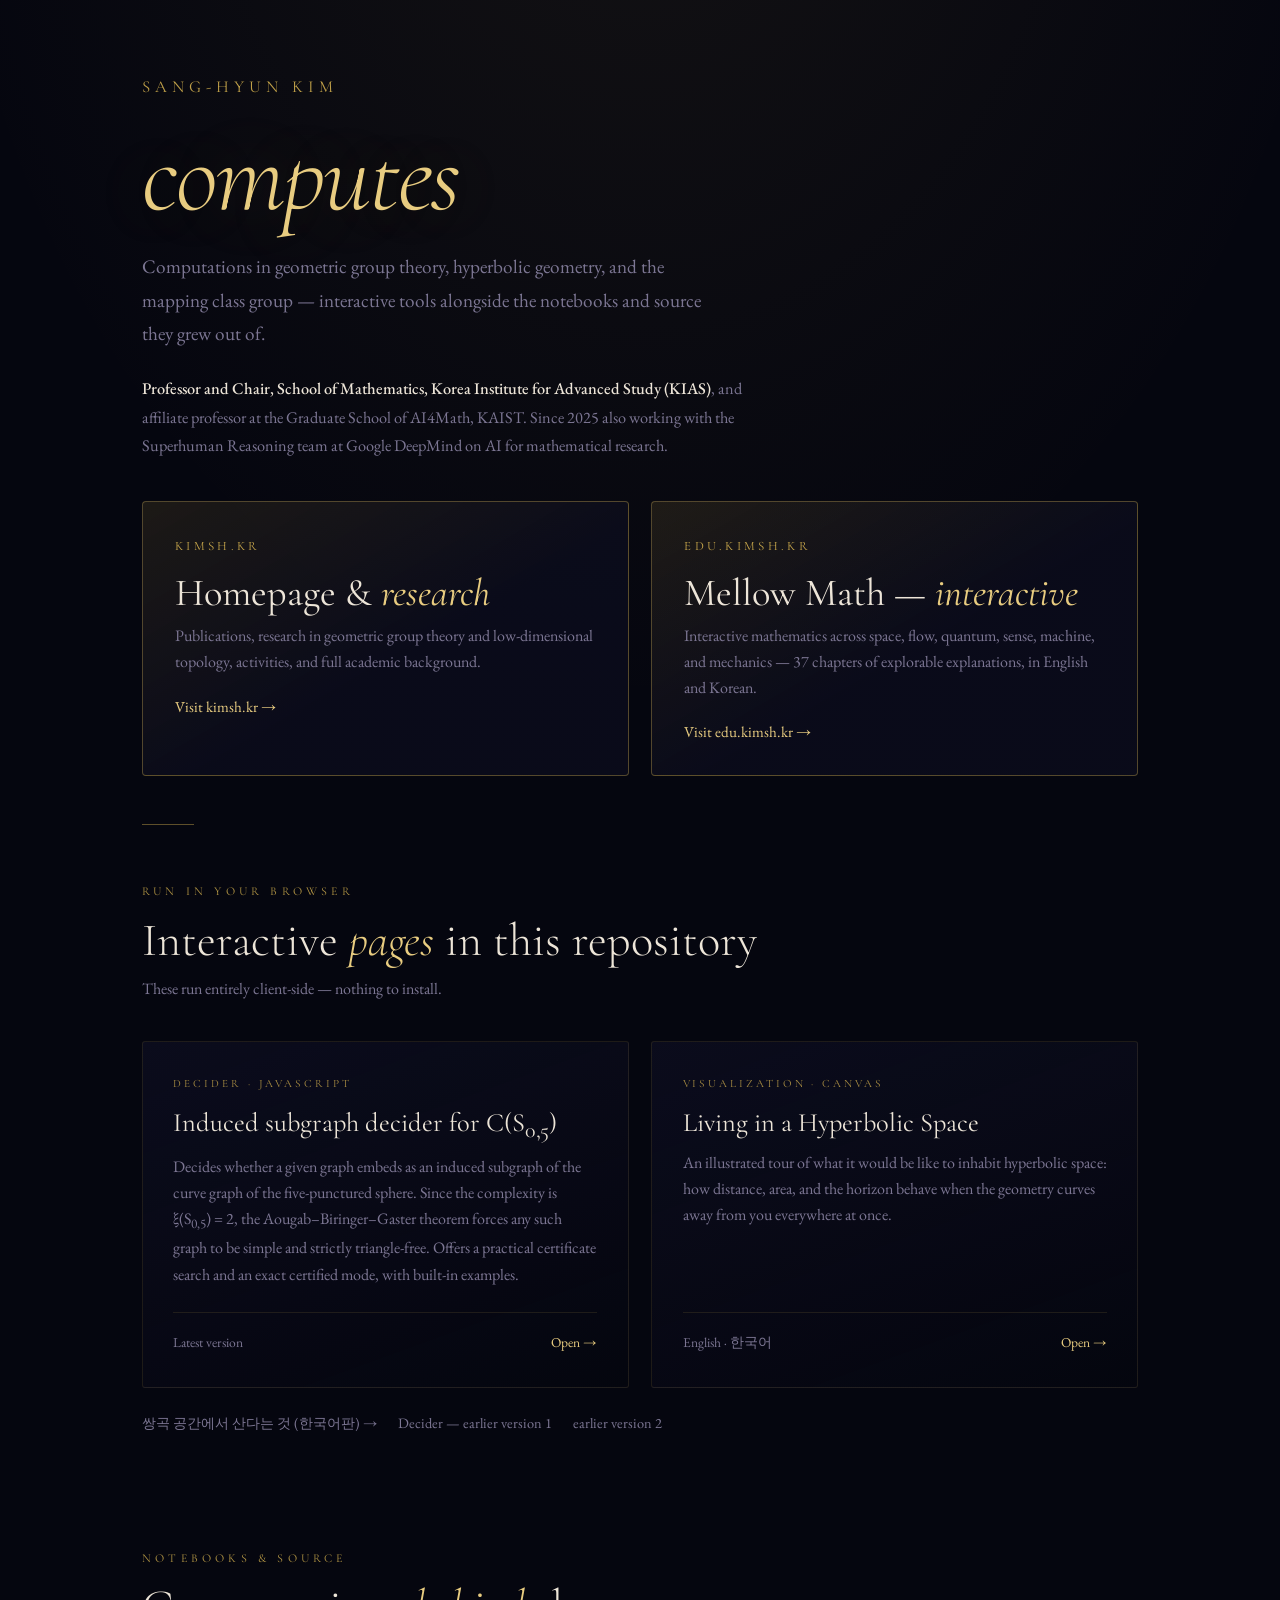
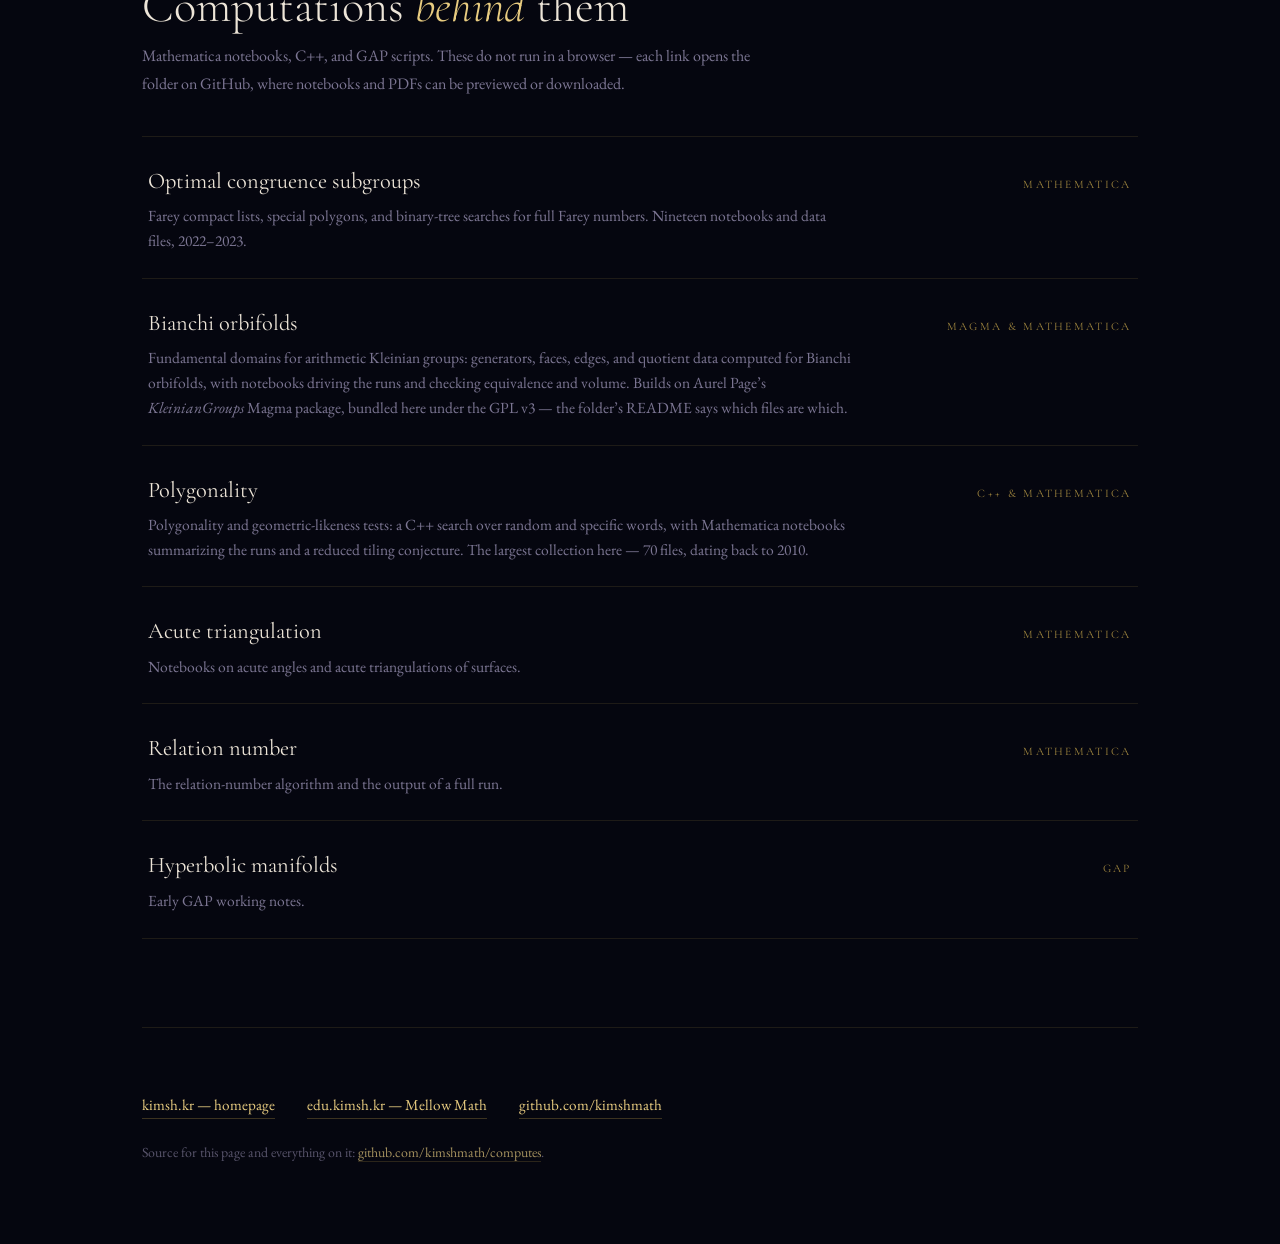
<file: index.html>
<!DOCTYPE html>
<html lang="en">
<head>
<meta charset="UTF-8">
<meta name="viewport" content="width=device-width, initial-scale=1.0">
<title>computes — Sang-hyun Kim</title>
<meta name="description" content="Computations in geometric group theory, hyperbolic geometry, and the mapping class group, by Sang-hyun Kim (KIAS).">
<link rel="preconnect" href="https://fonts.googleapis.com">
<link rel="preconnect" href="https://fonts.gstatic.com" crossorigin>
<link href="https://fonts.googleapis.com/css2?family=Cormorant+Garamond:ital,wght@0,300;0,400;0,500;1,300;1,400&family=EB+Garamond:ital,wght@0,400;0,500;1,400&display=swap" rel="stylesheet">
<style>
*{margin:0;padding:0;box-sizing:border-box}
:root{
  --bg:#05060f;--bg2:#0c0d1e;--gold:#c9a84c;--gold2:#e8cc80;
  --cyan:#3cb8c3;--text:#ede5d8;--muted:#7c7693;
  --border:rgba(201,168,76,0.13);
}
html{scroll-behavior:smooth;-webkit-text-size-adjust:100%}
body{background:var(--bg);color:var(--text);
  font-family:'EB Garamond',Georgia,serif;font-size:1.08rem;line-height:1.75;
  overflow-x:hidden;
  background-image:radial-gradient(ellipse 80% 50% at 50% -10%,rgba(201,168,76,.08),transparent 70%)}

.wrap{max-width:1060px;margin:0 auto;padding:0 2rem}

/* ---------- masthead ---------- */
header{padding:4.5rem 0 0}
.eyebrow{font-family:'Cormorant Garamond',serif;font-size:1.05rem;letter-spacing:.3em;
  text-transform:uppercase;color:var(--gold);opacity:.95;margin-bottom:1.4rem}
h1{font-family:'Cormorant Garamond',serif;font-size:clamp(3.2rem,10vw,6.5rem);
  font-weight:300;line-height:1;letter-spacing:-.02em;
  text-shadow:0 0 70px rgba(201,168,76,.22)}
h1 em{font-style:italic;color:var(--gold2)}
.tagline{font-size:1.2rem;color:var(--muted);max-width:36rem;margin-top:1.4rem}
.bio{font-size:1.02rem;color:var(--muted);max-width:40rem;margin-top:1.5rem}
.bio strong{color:var(--text);font-weight:500}

/* ---------- portals: the two personal sites ---------- */
.portals{display:grid;grid-template-columns:repeat(2,1fr);gap:1.4rem;
  margin:2.5rem 0 1rem}
a.portal{position:relative;overflow:hidden;display:block;
  background:linear-gradient(150deg,rgba(201,168,76,.12),rgba(12,13,30,.75) 55%);
  border:1px solid rgba(201,168,76,.38);border-radius:4px;
  padding:2.1rem 2rem 1.8rem;text-decoration:none;color:inherit;
  transition:border-color .35s ease,transform .35s ease,box-shadow .35s ease}
a.portal::after{content:"";position:absolute;inset:0;pointer-events:none;
  background:radial-gradient(circle at 85% 0%,rgba(201,168,76,.16),transparent 60%);
  opacity:0;transition:opacity .35s ease}
a.portal:hover{border-color:var(--gold);transform:translateY(-4px);
  box-shadow:0 18px 46px -22px rgba(201,168,76,.55)}
a.portal:hover::after{opacity:1}
a.portal:focus-visible{outline:2px solid var(--gold);outline-offset:3px}
.portal .domain{font-family:'Cormorant Garamond',serif;font-size:.8rem;letter-spacing:.26em;
  text-transform:uppercase;color:var(--gold);margin-bottom:.85rem}
.portal h2{font-family:'Cormorant Garamond',serif;font-size:clamp(1.8rem,3.4vw,2.4rem);
  font-weight:400;line-height:1.15;margin-bottom:.5rem;color:var(--text)}
.portal h2 em{font-style:italic;color:var(--gold2)}
.portal p{color:var(--muted);font-size:1rem;line-height:1.6}
.portal .go{display:inline-block;margin-top:1.2rem;color:var(--gold2);font-size:.95rem}
a.portal:hover .go{color:var(--gold)}

.rule{width:52px;height:1px;background:var(--gold);opacity:.45;margin:3rem 0 0}

/* ---------- sections ---------- */
section{padding:3.5rem 0}
.sec-label{font-family:'Cormorant Garamond',serif;font-size:.75rem;letter-spacing:.35em;
  text-transform:uppercase;color:var(--gold);display:block;margin-bottom:.7rem;opacity:.9}
h3.sec{font-family:'Cormorant Garamond',serif;font-size:clamp(1.9rem,4vw,2.9rem);
  font-weight:300;line-height:1.15;margin-bottom:.5rem}
h3.sec em{color:var(--gold2);font-style:italic}
.sec-note{color:var(--muted);font-size:1rem;max-width:38rem;margin-bottom:2.4rem}

/* ---------- cards ---------- */
.grid{display:grid;gap:1.4rem}
.grid.two{grid-template-columns:repeat(2,1fr)}

.card{position:relative;display:flex;flex-direction:column;
  background:linear-gradient(160deg,rgba(12,13,30,.9),rgba(5,6,15,.6));
  border:1px solid var(--border);border-radius:3px;
  padding:2rem 1.9rem;text-decoration:none;color:inherit;
  transition:border-color .35s ease,transform .35s ease,background .35s ease}
a.card:hover{border-color:rgba(201,168,76,.42);transform:translateY(-3px);
  background:linear-gradient(160deg,rgba(18,19,40,.95),rgba(8,9,22,.7))}
a.card:focus-visible{outline:2px solid var(--gold);outline-offset:3px}
.card .kind{font-family:'Cormorant Garamond',serif;font-size:.7rem;letter-spacing:.26em;
  text-transform:uppercase;color:var(--gold);opacity:.85;margin-bottom:.9rem}
.card h4{font-family:'Cormorant Garamond',serif;font-size:1.65rem;font-weight:400;
  line-height:1.2;margin-bottom:.6rem}
.card p{color:var(--muted);font-size:1rem;line-height:1.65;flex:1}
.card .meta{margin-top:1.5rem;padding-top:1.1rem;border-top:1px solid var(--border);
  display:flex;align-items:baseline;justify-content:space-between;gap:1rem;
  font-size:.85rem;color:var(--muted)}
.card .go{color:var(--gold2);white-space:nowrap}
a.card:hover .go{color:var(--gold)}

.alts{margin-top:1.4rem;display:flex;flex-wrap:wrap;gap:.5rem 1.3rem;font-size:.9rem}
.alts a{color:var(--muted);text-decoration:none;border-bottom:1px solid transparent;
  transition:color .25s,border-color .25s}
.alts a:hover{color:var(--gold2);border-bottom-color:rgba(201,168,76,.4)}

/* ---------- source list ---------- */
.rows{border-top:1px solid var(--border)}
a.row{display:grid;grid-template-columns:1fr auto;align-items:baseline;gap:1.5rem;
  padding:1.5rem .4rem;border-bottom:1px solid var(--border);
  text-decoration:none;color:inherit;transition:background .3s,padding .3s}
a.row:hover{background:rgba(201,168,76,.045);padding-left:1rem}
a.row:focus-visible{outline:2px solid var(--gold);outline-offset:-2px}
.row h4{font-family:'Cormorant Garamond',serif;font-size:1.4rem;font-weight:400;margin-bottom:.25rem}
.row p{color:var(--muted);font-size:.97rem;line-height:1.6;max-width:44rem}
.row .tag{font-family:'Cormorant Garamond',serif;font-size:.72rem;letter-spacing:.2em;
  text-transform:uppercase;color:var(--gold);opacity:.8;white-space:nowrap}
a.row:hover .tag{opacity:1}

/* ---------- footer ---------- */
footer{padding:4rem 0 5rem;margin-top:2rem;border-top:1px solid var(--border);
  color:var(--muted);font-size:.95rem}
.foot-links{display:flex;flex-wrap:wrap;gap:.6rem 2rem;margin-bottom:1.3rem}
footer a{color:var(--gold2);text-decoration:none;border-bottom:1px solid rgba(201,168,76,.28)}
footer a:hover{color:var(--gold)}
.foot-note{opacity:.7;font-size:.87rem}

@media (max-width:760px){
  .wrap{padding:0 1.4rem}
  header{padding:4rem 0 0}
  .portals,.grid.two{grid-template-columns:1fr}
  a.row{grid-template-columns:1fr;gap:.5rem}
  .row .tag{order:-1}
}
@media (prefers-reduced-motion:reduce){
  *{transition:none!important}
  html{scroll-behavior:auto}
}
</style>
</head>
<body>

<div class="wrap">

  <header>
    <div class="eyebrow">Sang-hyun Kim</div>
    <h1><em>computes</em></h1>
    <p class="tagline">Computations in geometric group theory, hyperbolic geometry,
    and the mapping class group &mdash; interactive tools alongside the notebooks and
    source they grew out of.</p>
    <p class="bio"><strong>Professor and Chair, School of Mathematics, Korea Institute
    for Advanced Study (KIAS)</strong>, and affiliate professor at the Graduate School
    of AI4Math, KAIST. Since 2025 also working with the Superhuman Reasoning team at
    Google DeepMind on AI for mathematical research.</p>

    <!-- the two personal sites, deliberately the most prominent thing on the page -->
    <div class="portals">

      <a class="portal" href="https://kimsh.kr">
        <div class="domain">kimsh.kr</div>
        <h2>Homepage &amp; <em>research</em></h2>
        <p>Publications, research in geometric group theory and low-dimensional
        topology, activities, and full academic background.</p>
        <span class="go">Visit kimsh.kr &rarr;</span>
      </a>

      <a class="portal" href="https://edu.kimsh.kr">
        <div class="domain">edu.kimsh.kr</div>
        <h2>Mellow Math &mdash; <em>interactive</em></h2>
        <p>Interactive mathematics across space, flow, quantum, sense, machine, and
        mechanics &mdash; 37 chapters of explorable explanations, in English and Korean.</p>
        <span class="go">Visit edu.kimsh.kr &rarr;</span>
      </a>

    </div>

    <div class="rule"></div>
  </header>

  <!-- ============ INTERACTIVE ============ -->
  <section>
    <span class="sec-label">Run in your browser</span>
    <h3 class="sec">Interactive <em>pages</em> in this repository</h3>
    <p class="sec-note">These run entirely client-side &mdash; nothing to install.</p>

    <div class="grid two">

      <a class="card" href="HTML-MCG-words/">
        <div class="kind">Decider &middot; JavaScript</div>
        <h4>Induced subgraph decider for C(S<sub>0,5</sub>)</h4>
        <p>Decides whether a given graph embeds as an induced subgraph of the curve
        graph of the five-punctured sphere. Since the complexity is &xi;(S<sub>0,5</sub>) = 2,
        the Aougab&ndash;Biringer&ndash;Gaster theorem forces any such graph to be simple
        and strictly triangle-free. Offers a practical certificate search and an exact
        certified mode, with built-in examples.</p>
        <div class="meta"><span>Latest version</span><span class="go">Open &rarr;</span></div>
      </a>

      <a class="card" href="HTML-hyp-geom-visual/hyperbolic.html">
        <div class="kind">Visualization &middot; Canvas</div>
        <h4>Living in a Hyperbolic Space</h4>
        <p>An illustrated tour of what it would be like to inhabit hyperbolic space:
        how distance, area, and the horizon behave when the geometry curves away from
        you everywhere at once.</p>
        <div class="meta"><span>English &middot; 한국어</span><span class="go">Open &rarr;</span></div>
      </a>

    </div>

    <div class="alts">
      <a href="HTML-hyp-geom-visual/hyperbolic_ko.html">쌍곡 공간에서 산다는 것 (한국어판) &rarr;</a>
      <a href="HTML-MCG-words/mcg-word.html">Decider &mdash; earlier version 1</a>
      <a href="HTML-MCG-words/mcg-word2.html">earlier version 2</a>
    </div>
  </section>

  <!-- ============ SOURCE ============ -->
  <section>
    <span class="sec-label">Notebooks &amp; source</span>
    <h3 class="sec">Computations <em>behind</em> them</h3>
    <p class="sec-note">Mathematica notebooks, C++, and GAP scripts. These do not run
    in a browser &mdash; each link opens the folder on GitHub, where notebooks and PDFs
    can be previewed or downloaded.</p>

    <div class="rows">

      <a class="row" href="https://github.com/kimshmath/computes/tree/main/Mathematica-congruence-subgroup">
        <div>
          <h4>Optimal congruence subgroups</h4>
          <p>Farey compact lists, special polygons, and binary-tree searches for full
          Farey numbers. Nineteen notebooks and data files, 2022&ndash;2023.</p>
        </div>
        <span class="tag">Mathematica</span>
      </a>

      <a class="row" href="https://github.com/kimshmath/computes/tree/main/Magma-Mathematica-Bianchi-Orbifolds">
        <div>
          <h4>Bianchi orbifolds</h4>
          <p>Fundamental domains for arithmetic Kleinian groups: generators, faces,
          edges, and quotient data computed for Bianchi orbifolds, with notebooks
          driving the runs and checking equivalence and volume. Builds on Aurel
          Page&rsquo;s <em>KleinianGroups</em> Magma package, bundled here under the
          GPL&nbsp;v3 &mdash; the folder&rsquo;s README says which files are which.</p>
        </div>
        <span class="tag">Magma &amp; Mathematica</span>
      </a>

      <a class="row" href="https://github.com/kimshmath/computes/tree/main/CPP-Mathematica-Polygonality">
        <div>
          <h4>Polygonality</h4>
          <p>Polygonality and geometric-likeness tests: a C++ search over random and
          specific words, with Mathematica notebooks summarizing the runs and a
          reduced tiling conjecture. The largest collection here &mdash; 70 files,
          dating back to 2010.</p>
        </div>
        <span class="tag">C++ &amp; Mathematica</span>
      </a>

      <a class="row" href="https://github.com/kimshmath/computes/tree/main/Mathematica-acute-triangulation">
        <div>
          <h4>Acute triangulation</h4>
          <p>Notebooks on acute angles and acute triangulations of surfaces.</p>
        </div>
        <span class="tag">Mathematica</span>
      </a>

      <a class="row" href="https://github.com/kimshmath/computes/tree/main/Mathematica-relation-number">
        <div>
          <h4>Relation number</h4>
          <p>The relation-number algorithm and the output of a full run.</p>
        </div>
        <span class="tag">Mathematica</span>
      </a>

      <a class="row" href="https://github.com/kimshmath/computes/tree/main/GAP-hyperbolic-manifolds">
        <div>
          <h4>Hyperbolic manifolds</h4>
          <p>Early GAP working notes.</p>
        </div>
        <span class="tag">GAP</span>
      </a>

    </div>
  </section>

  <footer>
    <div class="foot-links">
      <a href="https://kimsh.kr">kimsh.kr &mdash; homepage</a>
      <a href="https://edu.kimsh.kr">edu.kimsh.kr &mdash; Mellow Math</a>
      <a href="https://github.com/kimshmath">github.com/kimshmath</a>
    </div>
    <div class="foot-note">Source for this page and everything on it:
    <a href="https://github.com/kimshmath/computes">github.com/kimshmath/computes</a>.</div>
  </footer>

</div>

</body>
</html>
</file>
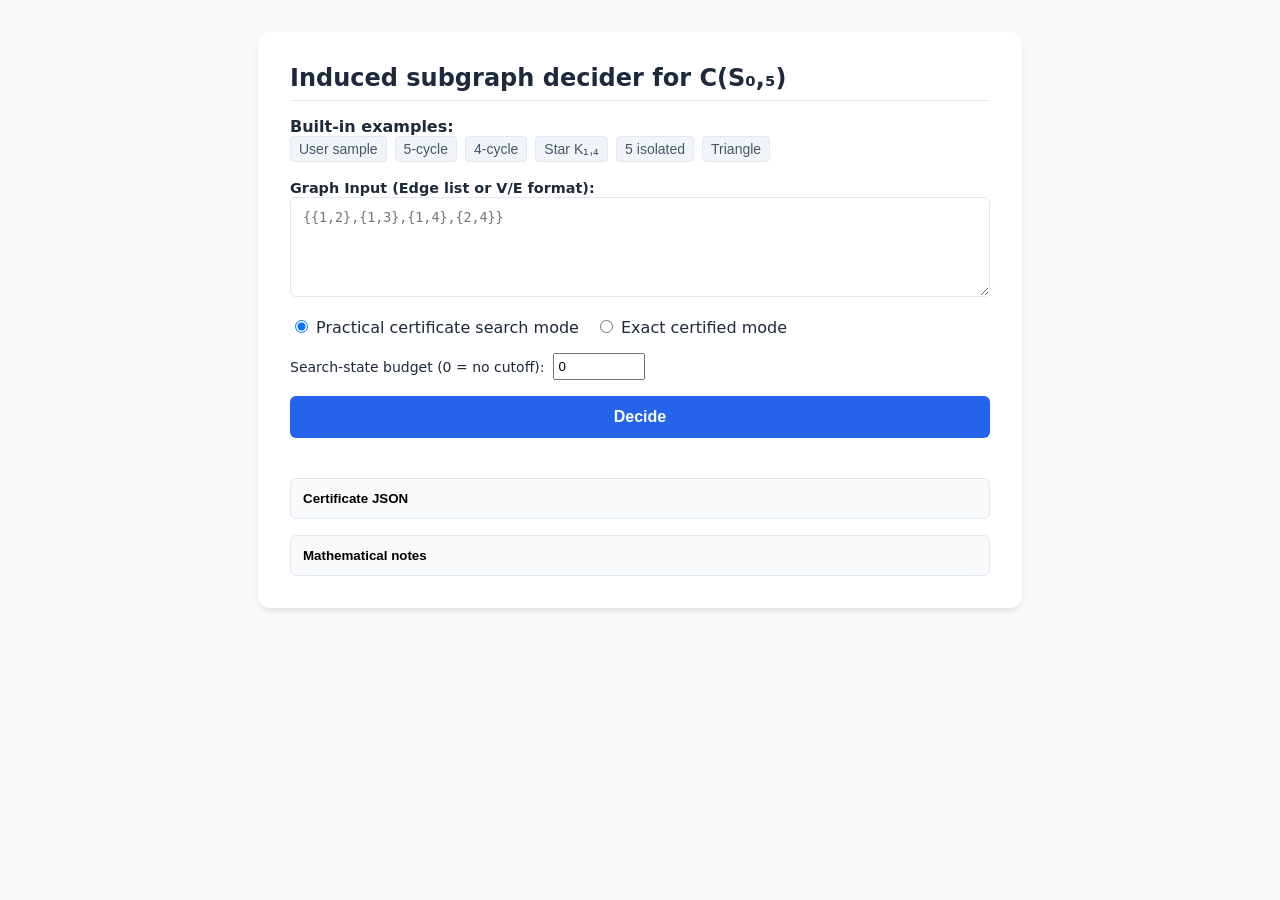
<file: HTML-MCG-words/index.html>
<!DOCTYPE html>
<html lang="en">
<head>
    <meta charset="UTF-8">
    <meta name="viewport" content="width=device-width, initial-scale=1.0">
    <title>Induced subgraph decider for C(S₀,₅)</title>
    <style>
        :root {
            --bg: #f8fafc;
            --surface: #ffffff;
            --text: #1e293b;
            --primary: #2563eb;
            --primary-hover: #1d4ed8;
            --border: #e2e8f0;
        }
        body { font-family: system-ui, -apple-system, sans-serif; background: var(--bg); color: var(--text); padding: 2rem 1rem; display: flex; justify-content: center; margin: 0; }
        .container { background: var(--surface); padding: 2rem; border-radius: 12px; box-shadow: 0 4px 6px -1px rgba(0,0,0,0.1); max-width: 700px; width: 100%; }
        h1 { margin-top: 0; font-size: 1.5rem; border-bottom: 1px solid var(--border); padding-bottom: 0.5rem; }
        .examples { display: flex; gap: 0.5rem; flex-wrap: wrap; margin-bottom: 1rem; }
        .examples button { background: #f1f5f9; color: #475569; border: 1px solid var(--border); padding: 0.25rem 0.5rem; border-radius: 4px; cursor: pointer; font-size: 0.875rem; }
        .examples button:hover { background: #e2e8f0; }
        textarea { width: 100%; height: 100px; padding: 0.75rem; border: 1px solid var(--border); border-radius: 6px; font-family: monospace; box-sizing: border-box; margin-bottom: 1rem; }
        .controls { display: flex; flex-direction: column; gap: 1rem; margin-bottom: 1.5rem; }
        .mode-toggle { display: flex; gap: 1rem; align-items: center; }
        .btn-main { background: var(--primary); color: white; border: none; padding: 0.75rem 1.5rem; border-radius: 6px; cursor: pointer; font-weight: 600; font-size: 1rem; width: 100%; }
        .btn-main:hover { background: var(--primary-hover); }
        
        .result-panel { margin-top: 1rem; padding: 1rem; border-radius: 6px; display: none; }
        .result-panel.YES { background: #ecfdf5; border: 1px solid #a7f3d0; color: #065f46; }
        .result-panel.NO { background: #fef2f2; border: 1px solid #fecaca; color: #991b1b; }
        .result-panel.INCONCLUSIVE { background: #fffbeb; border: 1px solid #fde68a; color: #92400e; }
        
        .collapsible { cursor: pointer; padding: 0.75rem; background: #f8fafc; border: 1px solid var(--border); text-align: left; width: 100%; font-weight: 600; border-radius: 6px; margin-top: 1rem; }
        .collapsible:hover { background: #f1f5f9; }
        .content { padding: 1rem; display: none; border: 1px solid var(--border); border-top: none; border-radius: 0 0 6px 6px; font-size: 0.9rem; }
        pre { margin: 0; white-space: pre-wrap; word-wrap: break-word; }
        .error { color: #dc2626; font-size: 0.875rem; margin-top: 0.5rem; display: none; }
    </style>
</head>
<body>
<div class="container">
    <h1>Induced subgraph decider for C(S₀,₅)</h1>
    
    <div>
        <strong>Built-in examples:</strong>
        <div class="examples">
            <button onclick="loadExample(1)">User sample</button>
            <button onclick="loadExample(2)">5-cycle</button>
            <button onclick="loadExample(3)">4-cycle</button>
            <button onclick="loadExample(4)">Star K₁,₄</button>
            <button onclick="loadExample(5)">5 isolated</button>
            <button onclick="loadExample(6)">Triangle</button>
        </div>
    </div>

    <label for="graphInput" style="font-weight: 600; font-size: 0.9rem;">Graph Input (Edge list or V/E format):</label>
    <textarea id="graphInput" placeholder="{{1,2},{1,3},{1,4},{2,4}}"></textarea>
    <div id="parseError" class="error"></div>

    <div class="controls">
        <div class="mode-toggle">
            <label><input type="radio" name="mode" value="practical" checked> Practical certificate search mode</label>
            <label><input type="radio" name="mode" value="exact"> Exact certified mode</label>
        </div>
        <div style="font-size: 0.875rem; display: flex; align-items: center; gap: 0.5rem;">
            <label for="budget">Search-state budget (0 = no cutoff):</label>
            <input type="number" id="budget" value="0" min="0" style="width: 80px; padding: 0.25rem;">
        </div>
        <button class="btn-main" onclick="runDecider()">Decide</button>
    </div>

    <div id="resultPanel" class="result-panel">
        <h3 id="resultStatus" style="margin-top: 0;"></h3>
        <p id="resultReason"></p>
    </div>

    <button class="collapsible">Certificate JSON</button>
    <div class="content">
        <pre id="certJson">No certificate generated yet.</pre>
    </div>

    <button class="collapsible">Mathematical notes</button>
    <div class="content">
        <p>The curve graph C(S₀,₅) has vertices corresponding to isotopy classes of essential nonperipheral simple closed curves, and edges for disjointness.</p>
        <p>This tool uses fast obstructions (triangle, 4-cycle, and Petersen homomorphism checks) to rigorously prove NO.</p>
        <p>It uses a bounded certificate search to find YES certificates for induced subgraphs of the Petersen graph or forests (which embed in the Farey graph).</p>
        <p>If the graph passes obstructions but fails the bounded search, it returns INCONCLUSIVE in Practical Mode. The Exact Mode using Aougab-Biringer-Gaster exhaustive bound is currently marked unavailable.</p>
    </div>
</div>

<script>
// --- UI Interactivity ---
document.querySelectorAll('.collapsible').forEach(btn => {
    btn.addEventListener('click', function() {
        this.classList.toggle('active');
        let content = this.nextElementSibling;
        content.style.display = content.style.display === "block" ? "none" : "block";
    });
});

const examples = {
    1: "{{1,2},{1,3},{1,4},{2,4}}",
    2: "{{1,2},{2,3},{3,4},{4,5},{5,1}}",
    3: "{{1,2},{2,3},{3,4},{4,1}}",
    4: "V={0,1,2,3,4}; E={{0,1},{0,2},{0,3},{0,4}}",
    5: "V={a,b,c,d,e}; E={}",
    6: "{{a,b},{b,c},{a,c}}"
};

function loadExample(id) {
    document.getElementById('graphInput').value = examples[id];
    document.getElementById('resultPanel').style.display = 'none';
    document.getElementById('parseError').style.display = 'none';
    document.getElementById('certJson').textContent = 'No certificate generated yet.';
}

// --- Graph Parsing ---
function parseGraph(text) {
    let vertices = new Set();
    let edges = [];
    let warnings = [];
    
    let vMatch = text.match(/V\s*=\s*\{([^}]*)\}/);
    if (vMatch) {
        let vList = vMatch[1].split(',').map(s => s.trim().replace(/^['"]|['"]$/g, '')).filter(s => s.length > 0);
        vList.forEach(v => vertices.add(v));
    }
    
    let edgeRegex = /[\{\[\(]\s*([^,\{\}\[\]\(\)]+?)\s*,\s*([^,\{\}\[\]\(\)]+?)\s*[\}\]\)]/g;
    let match;
    let edgeSet = new Set();
    
    while ((match = edgeRegex.exec(text)) !== null) {
        let u = match[1].trim().replace(/^['"]|['"]$/g, '');
        let v = match[2].trim().replace(/^['"]|['"]$/g, '');
        if (u === v) {
            throw new Error(`Self-loop found at ${u}. Loops are invalid.`);
        }
        let edgeKey = u < v ? `${u}-${v}` : `${v}-${u}`;
        if (edgeSet.has(edgeKey)) {
            warnings.push(`Duplicate edge ignored: {${u}, ${v}}`);
            continue;
        }
        edgeSet.add(edgeKey);
        edges.push([u, v]);
        vertices.add(u);
        vertices.add(v);
    }
    
    if (vertices.size === 0 && edges.length === 0) {
        throw new Error("No vertices or edges found. Show an input error.");
    }
    
    let adj = new Map();
    for (let v of vertices) adj.set(v, new Set());
    for (let [u, v] of edges) {
        adj.get(u).add(v);
        adj.get(v).add(u);
    }
    
    return { vertices: Array.from(vertices), adj, warnings };
}

// --- Fast Obstructions ---
function hasTriangle(vertices, adj) {
    for (let u of vertices) {
        let neighbors = Array.from(adj.get(u));
        for (let i=0; i<neighbors.length; i++) {
            for (let j=i+1; j<neighbors.length; j++) {
                if (adj.get(neighbors[i]).has(neighbors[j])) {
                    return [u, neighbors[i], neighbors[j]];
                }
            }
        }
    }
    return null;
}

function hasFourCycle(vertices, adj) {
    let n = vertices.length;
    for (let i=0; i<n; i++) {
        for (let j=i+1; j<n; j++) {
            let u = vertices[i], v = vertices[j];
            let common = [];
            for (let w of adj.get(u)) {
                if (adj.get(v).has(w)) common.push(w);
            }
            if (common.length >= 2) {
                return [u, common[0], v, common[1]];
            }
        }
    }
    return null;
}

const colors = [
    [1,2], [1,3], [1,4], [1,5], [2,3], [2,4], [2,5], [3,4], [3,5], [4,5]
];
function areDisjoint(c1, c2) {
    return c1[0] !== c2[0] && c1[0] !== c2[1] && c1[1] !== c2[0] && c1[1] !== c2[1];
}

function petersenHomomorphism(vertices, adj) {
    let sortedV = [...vertices].sort((a,b) => adj.get(b).size - adj.get(a).size);
    let assignment = new Map();
    
    function backtrack(index) {
        if (index === sortedV.length) return true;
        let u = sortedV[index];
        for (let c of colors) {
            let valid = true;
            for (let neighbor of adj.get(u)) {
                if (assignment.has(neighbor)) {
                    if (!areDisjoint(c, assignment.get(neighbor))) {
                        valid = false; break;
                    }
                }
            }
            if (valid) {
                assignment.set(u, c);
                if (backtrack(index + 1)) return true;
                assignment.delete(u);
            }
        }
        return false;
    }
    return backtrack(0);
}

// --- Exact ABG Bounded Search ---
function computeABGBound(complexity, n) {
    throw new Error("Exact ABG certified enumeration is not fully implemented. Please use practical mode.");
}

// --- Practical Certificate Search ---
function isForest(vertices, adj) {
    let visited = new Set();
    function hasCycle(u, parent) {
        visited.add(u);
        for (let v of adj.get(u)) {
            if (!visited.has(v)) {
                if (hasCycle(v, u)) return true;
            } else if (v !== parent) {
                return true;
            }
        }
        return false;
    }
    for (let u of vertices) {
        if (!visited.has(u)) {
            if (hasCycle(u, null)) return true;
        }
    }
    return true;
}

function petersenInducedSubgraph(vertices, adj) {
    let n = vertices.length;
    if (n > 10) return null;
    let assignment = new Map();
    let usedColors = new Set();
    
    function backtrack(index) {
        if (index === n) {
            let cert = {};
            for (let [k,v] of assignment.entries()) cert[k] = v;
            return cert;
        }
        let u = vertices[index];
        for (let i = 0; i < 10; i++) {
            if (usedColors.has(i)) continue;
            let c = colors[i];
            let valid = true;
            for (let j = 0; j < index; j++) {
                let v = vertices[j];
                let isEdge = adj.get(u).has(v);
                let isDisjoint = areDisjoint(c, assignment.get(v));
                if (isEdge !== isDisjoint) {
                    valid = false; break;
                }
            }
            if (valid) {
                assignment.set(u, c);
                usedColors.add(i);
                if (backtrack(index + 1)) return true;
                usedColors.delete(i);
                assignment.delete(u);
            }
        }
        return false;
    }
    return backtrack(0);
}

// --- Main Decider ---
function decide(graph, mode) {
    if (mode === 'exact') {
        computeABGBound(2, graph.vertices.length);
    }
    
    let {vertices, adj} = graph;
    
    let tri = hasTriangle(vertices, adj);
    if (tri) return { status: 'NO', reason: `Triangle obstruction at vertices {${tri.join(', ')}}`, cert: { triangle: tri } };
    
    let c4 = hasFourCycle(vertices, adj);
    if (c4) return { status: 'NO', reason: `4-cycle obstruction at vertices {${c4.join(', ')}}`, cert: { fourCycle: c4 } };
    
    if (!petersenHomomorphism(vertices, adj)) {
        return { status: 'NO', reason: 'No Petersen/KG(5,2) homomorphism found', cert: null };
    }
    
    if (isForest(vertices, adj)) {
        return { status: 'YES', reason: 'Graph is a forest, which rigorously embeds in the Farey graph (an induced subgraph of C(S₀,₅))', cert: { type: 'Farey Forest Embedding' } };
    }
    
    let pet = petersenInducedSubgraph(vertices, adj);
    if (pet) {
        return { status: 'YES', reason: 'Graph is an induced subgraph of the Petersen graph (realized by standard 2-subset curves)', cert: { type: 'Petersen Subgraph', mapping: pet } };
    }
    
    return { status: 'INCONCLUSIVE', reason: 'Passed fast obstructions, but bounded certificate search did not find a drawing. Exact certified mode is required but currently unavailable.', cert: null };
}

function runDecider() {
    const errorBox = document.getElementById('parseError');
    const panel = document.getElementById('resultPanel');
    const certBox = document.getElementById('certJson');
    errorBox.style.display = 'none';
    panel.style.display = 'none';
    certBox.textContent = 'No certificate generated yet.';
    
    const text = document.getElementById('graphInput').value;
    const mode = document.querySelector('input[name="mode"]:checked').value;
    
    let graph;
    try {
        graph = parseGraph(text);
        if (graph.warnings.length > 0) {
            console.warn(graph.warnings.join('\n'));
        }
    } catch (e) {
        errorBox.textContent = "Input error: " + e.message;
        errorBox.style.display = 'block';
        return;
    }
    
    try {
        const result = decide(graph, mode);
        renderResult(result);
    } catch (e) {
        errorBox.textContent = e.message;
        errorBox.style.display = 'block';
    }
}

function renderResult(result) {
    const panel = document.getElementById('resultPanel');
    const statusEl = document.getElementById('resultStatus');
    const reasonEl = document.getElementById('resultReason');
    const certBox = document.getElementById('certJson');
    
    panel.className = 'result-panel ' + result.status;
    statusEl.textContent = 'Result: ' + result.status;
    reasonEl.textContent = result.reason;
    panel.style.display = 'block';
    
    if (result.cert) {
        certBox.textContent = JSON.stringify(result.cert, null, 2);
    } else {
        certBox.textContent = 'No certificate available.';
    }
}
</script>
</body>
</html>
</file>
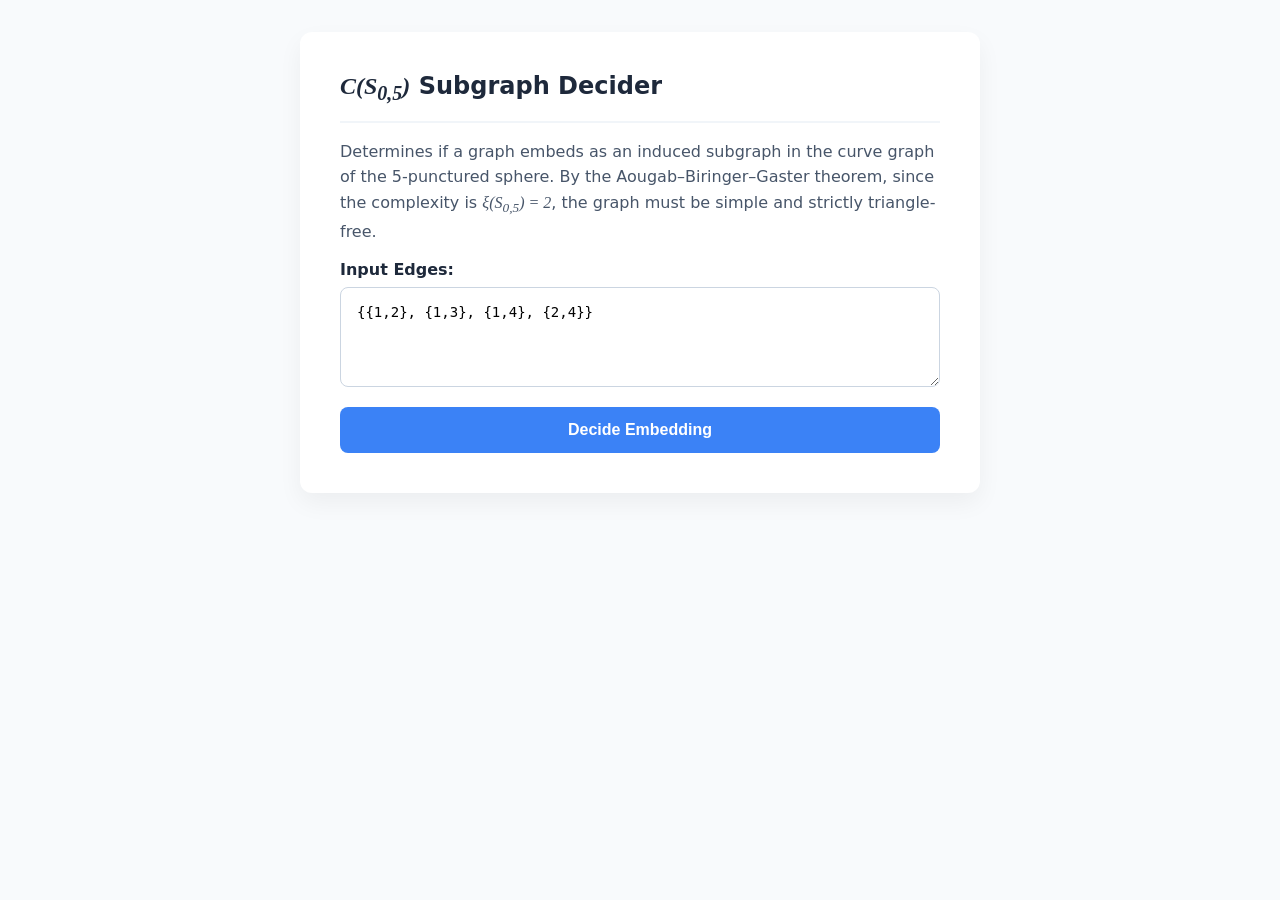
<file: gemini-agy.html>
<!DOCTYPE html>
<html lang="en">
<head>
    <meta charset="UTF-8">
    <meta name="viewport" content="width=device-width, initial-scale=1.0">
    <title>Curve Graph C(S₀,₅) Subgraph Decider</title>
    <style>
        :root {
            --bg-color: #f8fafc;
            --card-bg: #ffffff;
            --text-main: #1e293b;
            --text-muted: #475569;
            --primary: #3b82f6;
            --primary-hover: #2563eb;
            --success-bg: #f0fdf4;
            --success-border: #bbf7d0;
            --success-text: #166534;
            --error-bg: #fef2f2;
            --error-border: #fecaca;
            --error-text: #991b1b;
        }
        body {
            font-family: system-ui, -apple-system, sans-serif;
            background: var(--bg-color); color: var(--text-main);
            margin: 0; padding: 2rem 1rem; display: flex; justify-content: center;
        }
        .container {
            background: var(--card-bg); padding: 2.5rem; border-radius: 12px;
            box-shadow: 0 10px 25px rgba(0,0,0,0.05); max-width: 600px; width: 100%;
        }
        h1 { margin-top: 0; font-size: 1.5rem; border-bottom: 2px solid #f1f5f9; padding-bottom: 1rem; }
        .math { font-family: "Cambria Math", serif; font-style: italic; }
        p { color: var(--text-muted); line-height: 1.6; }
        textarea {
            width: 100%; height: 100px; padding: 1rem; margin-bottom: 1rem;
            border: 1px solid #cbd5e1; border-radius: 8px; font-family: monospace; font-size: 14px; box-sizing: border-box;
        }
        textarea:focus { outline: none; border-color: var(--primary); box-shadow: 0 0 0 3px rgba(59,130,246,0.1); }
        button {
            width: 100%; padding: 0.875rem; background: var(--primary); color: white;
            border: none; border-radius: 8px; font-size: 1rem; font-weight: 600; cursor: pointer; transition: background 0.2s;
        }
        button:hover { background: var(--primary-hover); }
        .result { margin-top: 1.5rem; padding: 1.25rem; border-radius: 8px; display: none; line-height: 1.5; }
        .yes { display: block; background: var(--success-bg); border: 1px solid var(--success-border); color: var(--success-text); }
        .no { display: block; background: var(--error-bg); border: 1px solid var(--error-border); color: var(--error-text); }
    </style>
</head>
<body>

<div class="container">
    <h1><span class="math">C(S<sub>0,5</sub>)</span> Subgraph Decider</h1>
    <p>
        Determines if a graph embeds as an induced subgraph in the curve graph of the 5-punctured sphere. By the Aougab–Biringer–Gaster theorem, since the complexity is <span class="math">&xi;(S<sub>0,5</sub>) = 2</span>, the graph must be simple and strictly triangle-free.
    </p>

    <label for="edges" style="display:block; margin-bottom: 0.5rem; font-weight: 600;">Input Edges:</label>
    <textarea id="edges" placeholder="{{1,2}, {2,3}, {1,3}}">{{1,2}, {1,3}, {1,4}, {2,4}}</textarea>
    
    <button onclick="check()">Decide Embedding</button>
    <div id="result" class="result"></div>
</div>

<script>
    function check() {
        const input = document.getElementById('edges').value;
        const res = document.getElementById('result');
        const regex = /[\{\[\(]\s*([^,\{\}\[\]\(\)]+?)\s*,\s*([^,\{\}\[\]\(\)]+?)\s*[\}\]\)]/g;
        let match, edges = [];
        
        while ((match = regex.exec(input)) !== null) {
            edges.push([match[1].trim(), match[2].trim()]);
        }
        
        if (!edges.length) {
            res.className = 'result yes';
            res.innerHTML = "<strong>Yes.</strong> An empty graph embeds trivially.";
            return;
        }
        
        const adj = new Map();
        for (let [u, v] of edges) {
            if (u === v) {
                res.className = 'result no';
                res.innerHTML = `<strong>No.</strong> Found a self-loop at <strong>${u}</strong>. Curve graphs are strictly simple graphs.`;
                return;
            }
            if (!adj.has(u)) adj.set(u, new Set());
            if (!adj.has(v)) adj.set(v, new Set());
            adj.get(u).add(v);
            adj.get(v).add(u);
        }
        
        const vertices = Array.from(adj.keys());
        for (let u of vertices) {
            const neighbors = Array.from(adj.get(u));
            for (let i = 0; i < neighbors.length; i++) {
                for (let j = i + 1; j < neighbors.length; j++) {
                    const v = neighbors[i];
                    const w = neighbors[j];
                    if (adj.get(v).has(w)) {
                        res.className = 'result no';
                        res.innerHTML = `<strong>No.</strong> Triangle found at vertices <strong>{${u}, ${v}, ${w}}</strong>. The clique number exceeds <span class="math">&xi;(S<sub>0,5</sub>) = 2</span>.`;
                        return;
                    }
                }
            }
        }
        
        res.className = 'result yes';
        res.innerHTML = "<strong>Yes!</strong> Graph is simple and triangle-free. It smoothly embeds by the Aougab–Biringer–Gaster theorem.";
    }
</script>

</body>
</html>
</file>
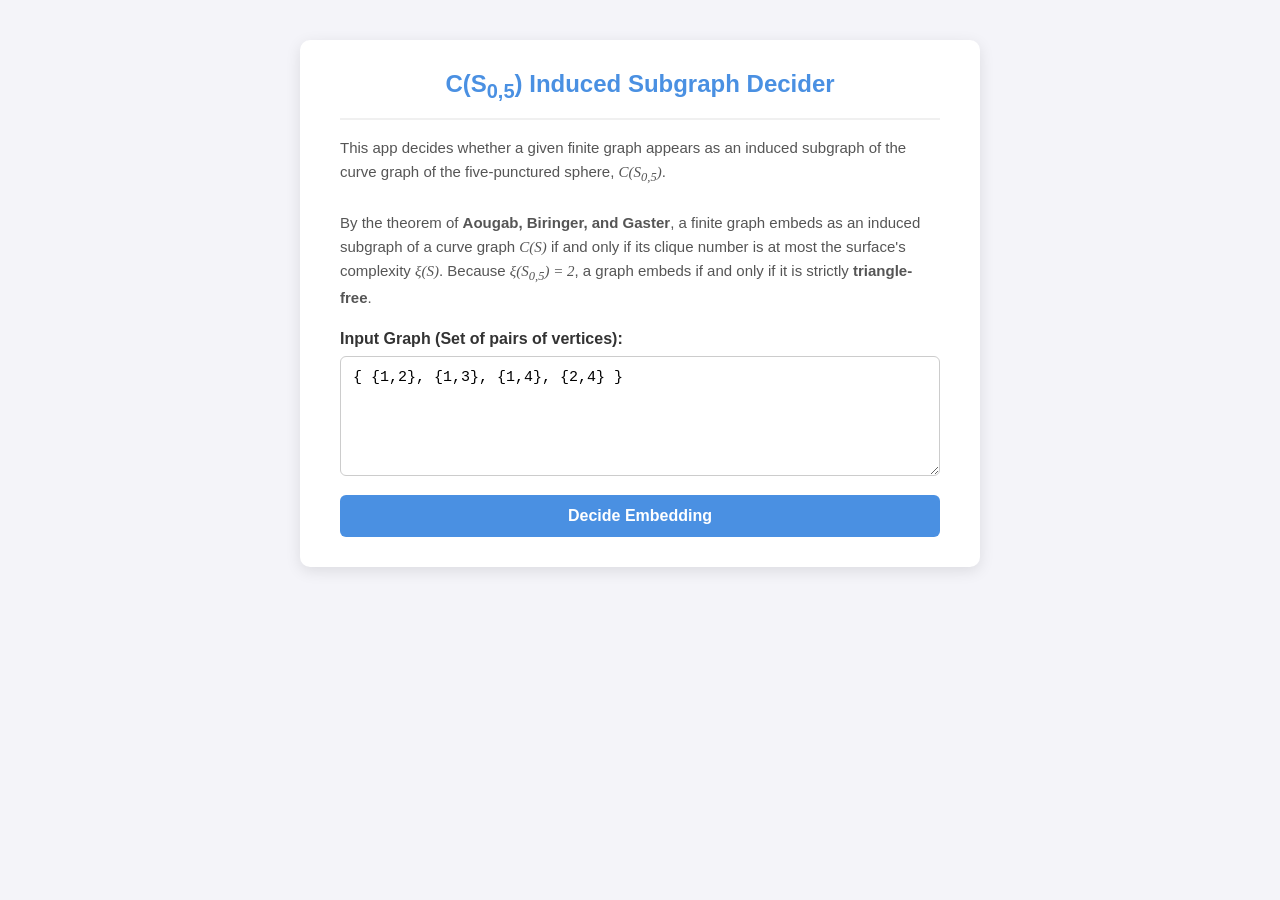
<file: gemini.html>
<!DOCTYPE html>
<html lang="en">

<head>
    <meta charset="UTF-8">
    <meta name="viewport" content="width=device-width, initial-scale=1.0">
    <title>Curve Graph C(S₀,₅) Subgraph Decider</title>
    <style>
        :root {
            --bg-color: #f4f4f9;
            --container-bg: #ffffff;
            --text-color: #333333;
            --primary-color: #4a90e2;
            --button-hover: #357abd;
            --success-bg: #e8f5e9;
            --success-color: #2e7d32;
            --success-border: #c8e6c9;
            --error-bg: #ffebee;
            --error-color: #c62828;
            --error-border: #ffcdd2;
            --warn-bg: #fff8e1;
            --warn-color: #f57f17;
            --warn-border: #ffecb3;
        }

        body {
            font-family: 'Segoe UI', Tahoma, Geneva, Verdana, sans-serif;
            background-color: var(--bg-color);
            color: var(--text-color);
            margin: 0;
            padding: 40px 20px;
            display: flex;
            justify-content: center;
        }

        .container {
            background-color: var(--container-bg);
            padding: 30px 40px;
            border-radius: 10px;
            box-shadow: 0 4px 15px rgba(0, 0, 0, 0.1);
            max-width: 600px;
            width: 100%;
        }

        h1 {
            margin-top: 0;
            color: var(--primary-color);
            font-size: 24px;
            text-align: center;
            border-bottom: 2px solid #f0f0f0;
            padding-bottom: 15px;
        }

        p.description {
            line-height: 1.6;
            font-size: 15px;
            color: #555;
            margin-bottom: 20px;
        }

        label {
            font-weight: 600;
            margin-bottom: 8px;
            display: inline-block;
        }

        textarea {
            width: 100%;
            height: 120px;
            padding: 12px;
            border: 1px solid #ccc;
            border-radius: 6px;
            font-family: 'Courier New', Courier, monospace;
            font-size: 15px;
            resize: vertical;
            box-sizing: border-box;
            margin-bottom: 15px;
            transition: border-color 0.3s;
        }

        textarea:focus {
            border-color: var(--primary-color);
            outline: none;
            box-shadow: 0 0 5px rgba(74, 144, 226, 0.3);
        }

        button {
            width: 100%;
            background-color: var(--primary-color);
            color: white;
            border: none;
            padding: 12px;
            font-size: 16px;
            font-weight: bold;
            border-radius: 6px;
            cursor: pointer;
            transition: background-color 0.3s;
        }

        button:hover {
            background-color: var(--button-hover);
        }

        .result {
            margin-top: 20px;
            padding: 15px 20px;
            border-radius: 6px;
            display: none;
            line-height: 1.5;
            font-size: 15px;
        }

        .result.yes {
            display: block;
            background-color: var(--success-bg);
            color: var(--success-color);
            border: 1px solid var(--success-border);
        }

        .result.no {
            display: block;
            background-color: var(--error-bg);
            color: var(--error-color);
            border: 1px solid var(--error-border);
        }

        .result.warn {
            display: block;
            background-color: var(--warn-bg);
            color: var(--warn-color);
            border: 1px solid var(--warn-border);
        }

        .math {
            font-style: italic;
            font-family: 'Times New Roman', Times, serif;
        }
    </style>
</head>

<body>

    <div class="container">
        <h1>C(S<sub>0,5</sub>) Induced Subgraph Decider</h1>
        <p class="description">
            This app decides whether a given finite graph appears as an induced subgraph of the curve graph of the
            five-punctured sphere, <span class="math">C(S<sub>0,5</sub>)</span>.
            <br><br>
            By the theorem of <strong>Aougab, Biringer, and Gaster</strong>, a finite graph embeds as an induced
            subgraph of a curve graph <span class="math">C(S)</span> if and only if its clique number is at most the
            surface's complexity <span class="math">&xi;(S)</span>. Because <span class="math">&xi;(S<sub>0,5</sub>) =
                2</span>, a graph embeds if and only if it is strictly <strong>triangle-free</strong>.
        </p>

        <label for="graph-input">Input Graph (Set of pairs of vertices):</label>
        <textarea id="graph-input"
            placeholder="Example: { {1,2}, {1,3}, {1,4}, {2,4} }">{ {1,2}, {1,3}, {1,4}, {2,4} }</textarea>

        <button onclick="checkSubgraph()">Decide Embedding</button>

        <div id="result" class="result"></div>
    </div>

    <script>
        function checkSubgraph() {
            const input = document.getElementById('graph-input').value;
            const resultDiv = document.getElementById('result');

            // Flexible regex to parse graph edges matching {1,2}, [1, 2], or (1, 2)
            const edgeRegex = /[\{\[\(]\s*([^,\{\}\[\]\(\)]+?)\s*,\s*([^,\{\}\[\]\(\)]+?)\s*[\}\]\)]/g;
            let match;
            const edges = [];

            while ((match = edgeRegex.exec(input)) !== null) {
                // Trim whitespace and remove arbitrary quotes
                let u = match[1].replace(/['"]/g, '').trim();
                let v = match[2].replace(/['"]/g, '').trim();
                edges.push([u, v]);
            }

            if (edges.length === 0) {
                if (input.trim().match(/[a-zA-Z0-9]/)) {
                    resultDiv.innerHTML = "<strong>Error:</strong> Could not parse edges. Please use the set pair format, e.g., <code>{ {1,2}, {1,3} }</code>.";
                    resultDiv.className = "result warn";
                    return;
                } else {
                    resultDiv.innerHTML = "<strong>Yes.</strong> An empty graph trivially embeds into <span class='math'>C(S<sub>0,5</sub>)</span>.";
                    resultDiv.className = "result yes";
                    return;
                }
            }

            const adj = new Map();

            for (let i = 0; i < edges.length; i++) {
                const u = edges[i][0];
                const v = edges[i][1];

                // Reject self loops since the Curve Graph strictly identifies simple graphs
                if (u === v) {
                    resultDiv.innerHTML = `<strong>No.</strong><br><br>The input graph contains a self-loop at vertex <strong>${u}</strong>. The curve graph <span class='math'>C(S<sub>0,5</sub>)</span> is a simple graph, therefore it cannot contain self-loops.`;
                    resultDiv.className = "result no";
                    return;
                }

                if (!adj.has(u)) adj.set(u, new Set());
                if (!adj.has(v)) adj.set(v, new Set());

                adj.get(u).add(v);
                adj.get(v).add(u);
            }

            const vertices = Array.from(adj.keys());

            // Traverse to find triangles (a clique of size 3)
            for (let i = 0; i < vertices.length; i++) {
                const u = vertices[i];
                const neighbors = Array.from(adj.get(u));
                for (let j = 0; j < neighbors.length; j++) {
                    for (let k = j + 1; k < neighbors.length; k++) {
                        const v = neighbors[j];
                        const w = neighbors[k];

                        if (adj.get(v).has(w)) {
                            resultDiv.innerHTML = `<strong>No.</strong><br><br>The graph does not appear as an induced subgraph of <span class='math'>C(S<sub>0,5</sub>)</span>.<br><br>` +
                                `<strong>Reason:</strong> The graph contains a triangle formed by the mutually adjacent vertices <strong>{${u}, ${v}, ${w}}</strong>, implying its clique number is at least 3.<br><br>` +
                                `The curve graph of the five-punctured sphere has complexity <span class='math'>&xi;(S<sub>0,5</sub>) = 3(0) - 3 + 5 = 2</span>. Its maximal clique size is precisely 2, inherently rendering it triangle-free.`;
                            resultDiv.className = "result no";
                            return;
                        }
                    }
                }
            }

            // Passed constraints: Graph is triangle-free and simple
            resultDiv.innerHTML = `<strong>Yes!</strong><br><br>The graph appears as an induced subgraph of <span class='math'>C(S<sub>0,5</sub>)</span>.<br><br>` +
                `<strong>Reason:</strong> The graph is simple and entirely triangle-free (clique number &le; 2). ` +
                `By the theorem of Aougab–Biringer–Gaster, any finite graph embeds as an induced subgraph of a curve graph if and only if its clique number is at most the surface's complexity. ` +
                `Since <span class='math'>&xi;(S<sub>0,5</sub>) = 2</span>, every finite triangle-free graph successfully embeds into <span class='math'>C(S<sub>0,5</sub>)</span>.`;
            resultDiv.className = "result yes";
        }
    </script>

</body>

</html>
</file>
